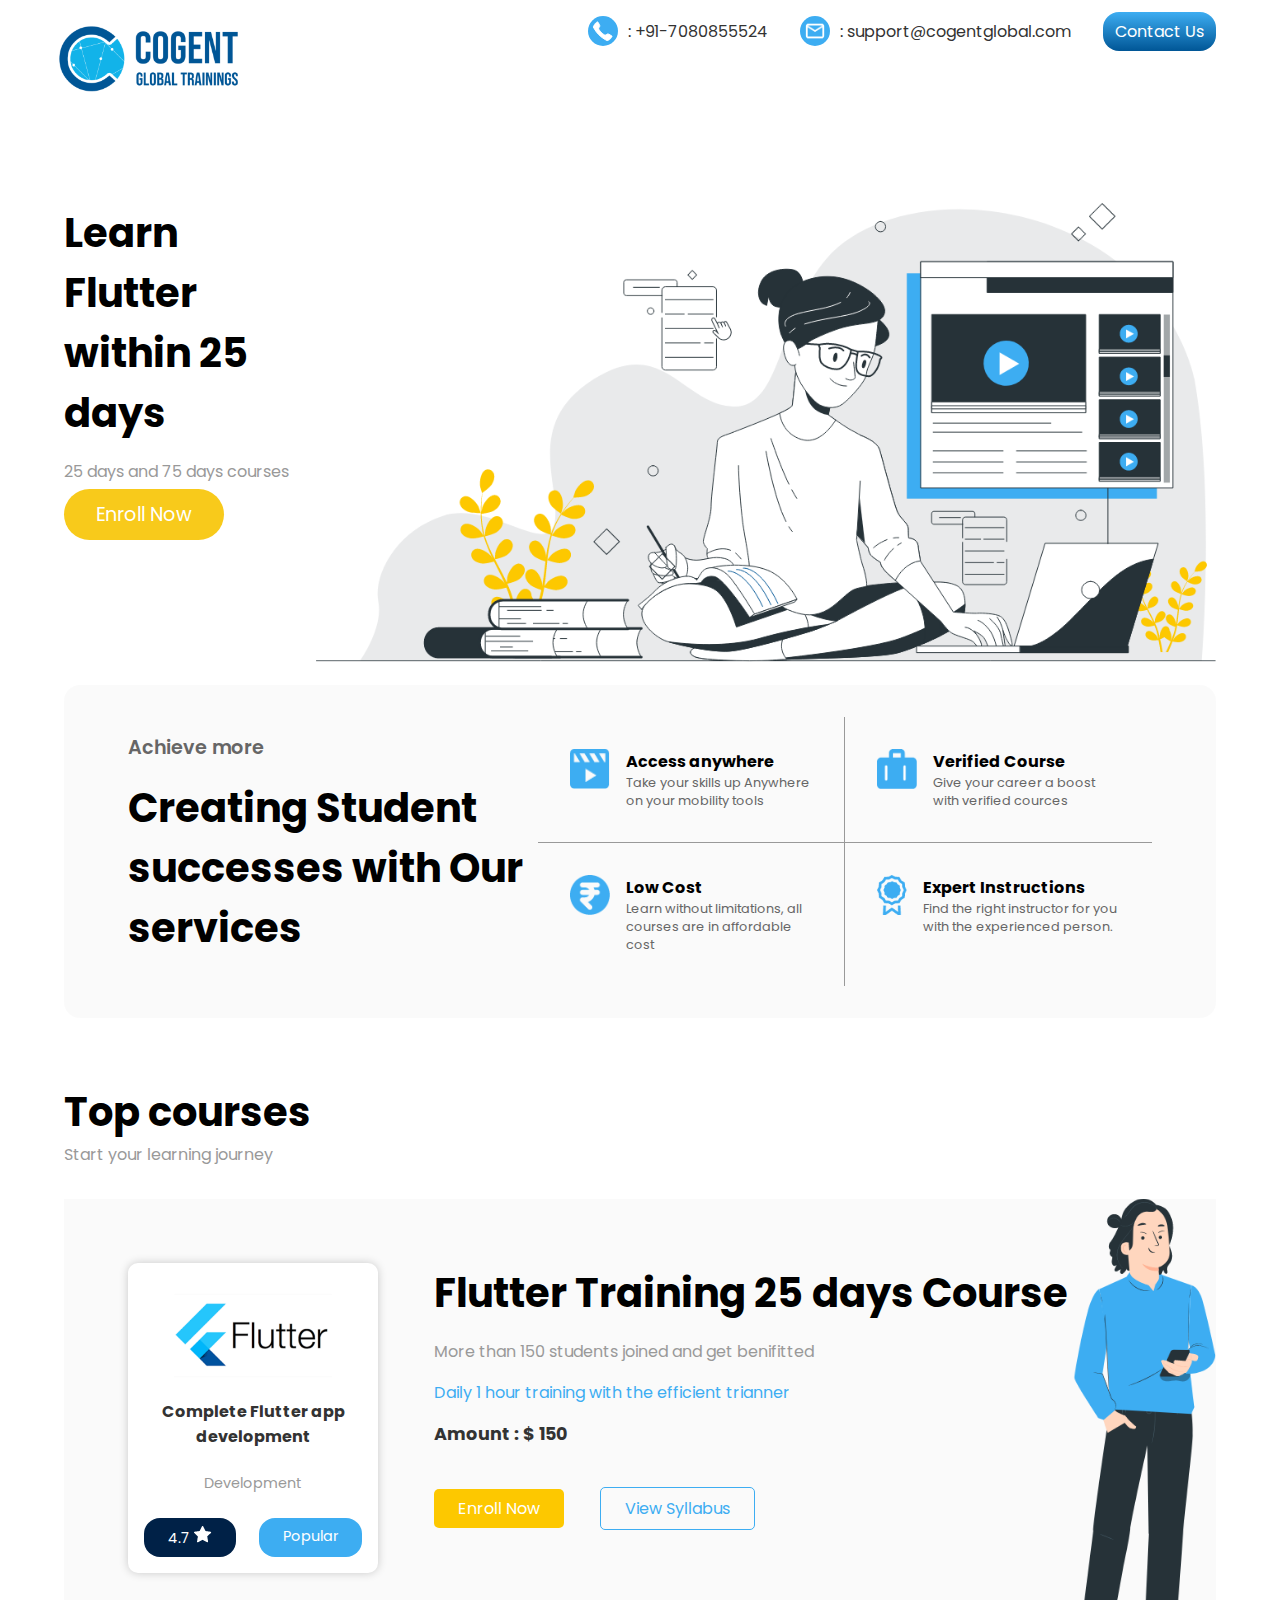
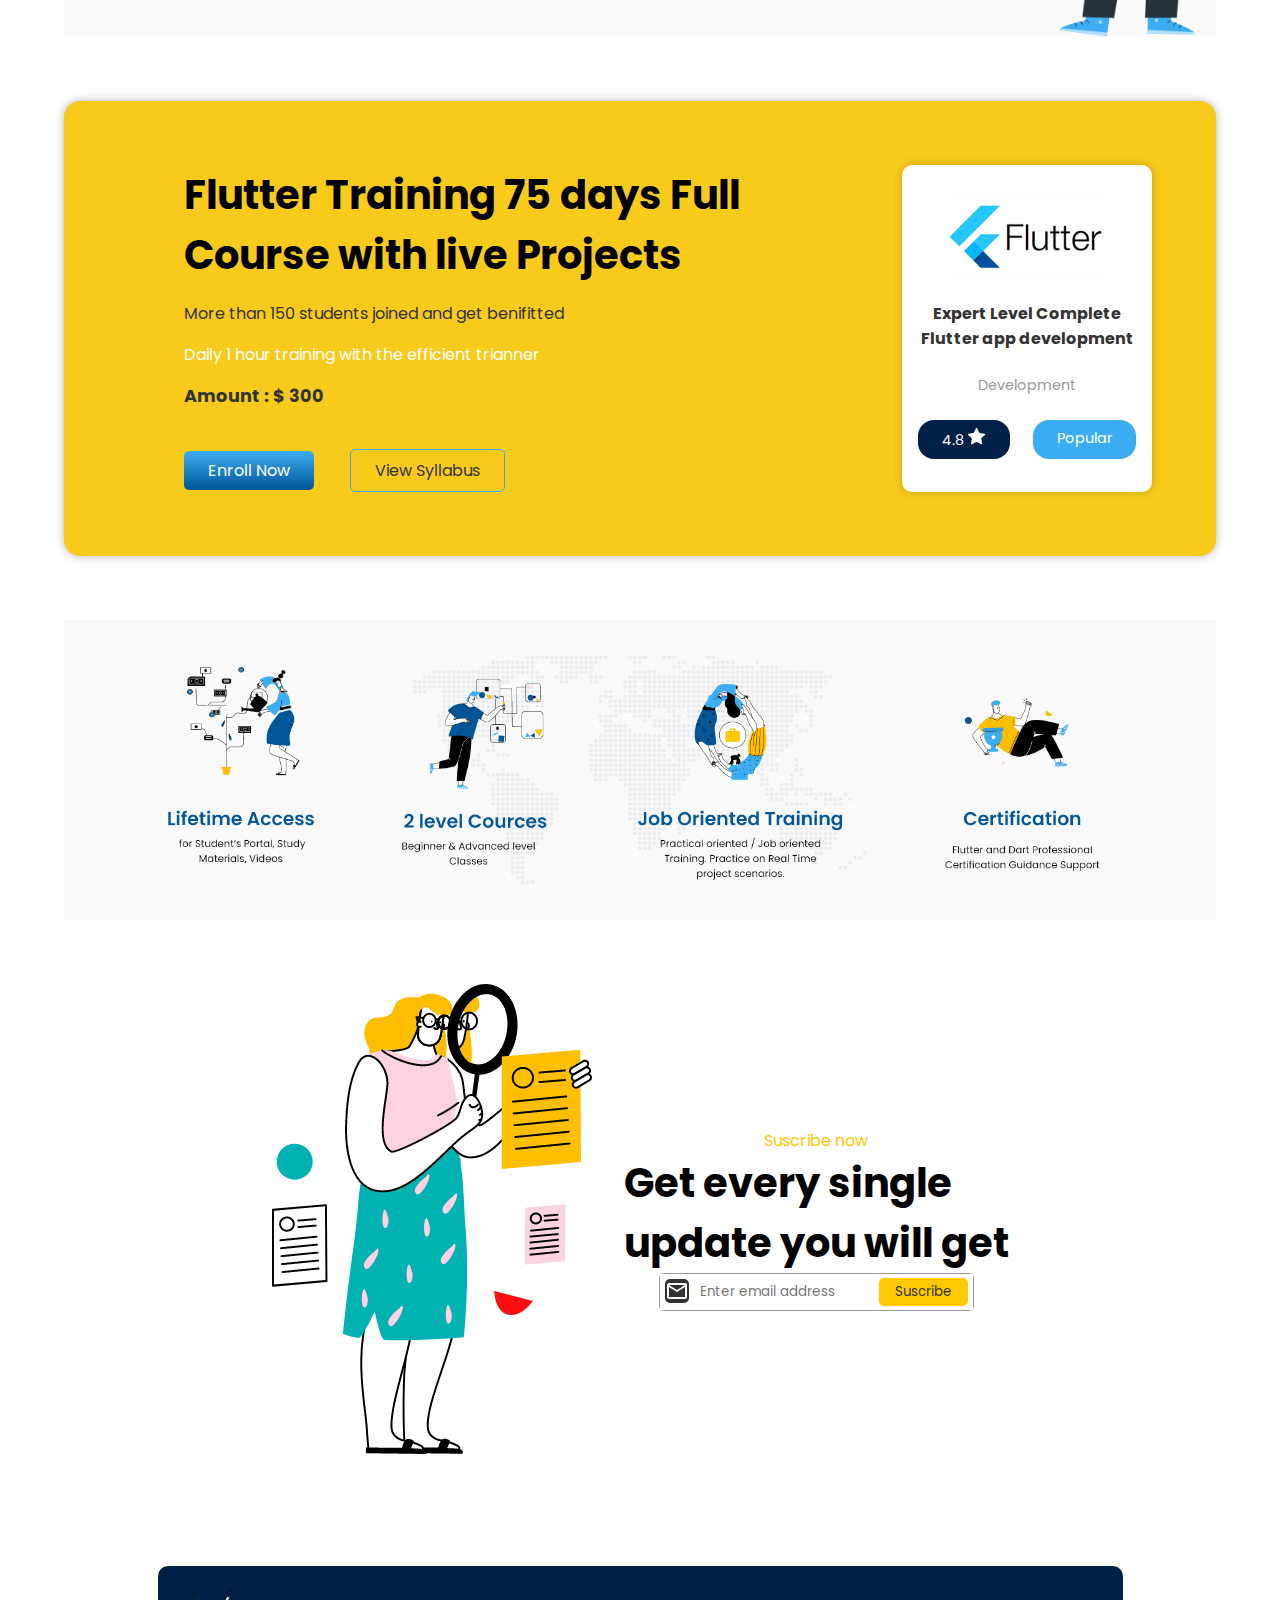
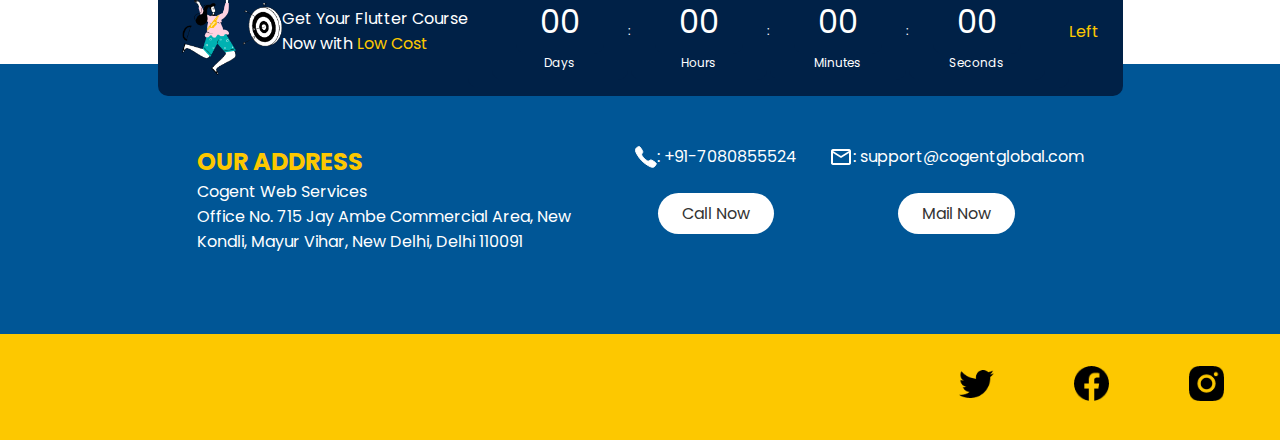
<file: edtech_site/index.html>
<!DOCTYPE html>
<html lang="en">
<head>
    <meta charset="UTF-8">
    <meta http-equiv="X-UA-Compatible" content="IE=edge">
    <meta name="viewport" content="width=device-width, initial-scale=1.0">
    <link rel="stylesheet" href="styles/styles.css">
    <title>Home - page</title>
</head>
<body>
    <nav>
        <div class="logo">
            <img src="assets/cgt@2x.png" alt="logo">
        </div>
        <div class="right">
            <ul>
                <li class="contact">
                    <img src="assets/Icon ionic-ios-call.png" alt="">
                    <a href="tel:+917080855524">: +91-7080855524</a>
                </li>
                <li class="contact">
                    <img src="assets/email-24px.png" alt="">
                    <a href="mailto:support@cogentglobal.com">: support@cogentglobal.com</a>
                    
                </li>
                <li>
                    <a href="" class="c_btn">Contact Us</a>
                </li>
            </ul>
        </div>
    </nav>

    <main>
        <div class="intro">
            <div class="text">
                <h1>
                    Learn Flutter within 25 days
                </h1>
                <p>25 days and 75 days courses</p>
                <a href="/enrollment.html">
                    Enroll Now
                </a>
            </div>
            <div class="landing_image">
                <img src="assets/banner (1).png" alt="">
            </div>
        </div>
        <div class="more_info">
            <div class="left">
                <p>Achieve more</p>
                <h1>
                    Creating Student successes with Our services
                </h1>
            </div>
            <div class="right">
                <ul>
                    <li>
                        <img src="assets/Multimedia.png" alt="">
                        <div class="ri">
                            <strong>Access anywhere</strong>
                            <p>Take your skills up Anywhere on your mobility tools</p>
                        </div>
                    </li>
                    <li>
                        <img src="assets/suticase.png" alt="">
                        <div class="ri">
                            <strong>Verified Course</strong>
                            <p>Give your career a boost with verified cources</p>
                        </div>
                    </li>
                    <li>
                        <img src="assets/Rupee.png" alt="">
                        <div class="ri">
                            <strong>Low Cost</strong>
                            <p>Learn without limitations, all courses are in affordable cost</p>
                        </div>
                    </li>
                    <li>
                        <img src="assets/badge.png" alt="">
                        <div class="ri">
                            <strong>Expert Instructions</strong>
                            <p>Find the right instructor for you with the experienced person.</p>
                        </div>
                    </li>
                </ul>
            </div>
        </div>

        <div class="top_courses">
            <h1>
                Top courses
            </h1>
            <p>
                Start your learning journey
            </p>
            <div class="tc_banner">
                <div class="card">
                    <img src="assets/1_TkNd1PwwwdBi9Z3kdG5Hng.png" alt="">
                    <p class="title">
                        Complete Flutter app development
                    </p>
                    <p class="category">
                        Development
                    </p>
                    <div class="bottom">
                        <div class="rating">
                            4.7
                            <img src="assets/star (1).png" alt="">
                        </div>
                        <div class="ranking">
                            Popular
                        </div>
                    </div>
                </div>
                <div class="right">
                    <h1>
                        Flutter Training 25 days Course
                    </h1>
                    <p>
                        More than 150 students joined and get benifitted
                    </p>
                    <p>
                        Daily 1 hour training with the efficient trianner
                    </p>
                    <p>
                        Amount : $ 150
                    </p>
                    <div class="buttons">
                        <a href="/enrollment.html" class="btn btn1">Enroll Now</a>
                        <a href="/syllabus.pdf" class="btn btn2">View Syllabus</a>
                    </div>
                </div>
            </div>
        </div>

        <div class="ad">
            <div class="tc_banner">
                <div class="card">
                    <img src="assets/1_TkNd1PwwwdBi9Z3kdG5Hng.png" alt="">
                    <p class="title">
                        Expert Level Complete Flutter app development
                    </p>
                    <p class="category">
                        Development
                    </p>
                    <div class="bottom">
                        <div class="rating">
                            4.8
                            <img src="assets/star (1).png" alt="">
                        </div>
                        <div class="ranking">
                            Popular
                        </div>
                    </div>
                </div>
                <div class="right">
                    <h1>
                        Flutter Training 75 days Full Course with live Projects
                    </h1>
                    <p>
                        More than 150 students joined and get benifitted
                    </p>
                    <p>
                        Daily 1 hour training with the efficient trianner
                    </p>
                    <p>
                        Amount : $ 300
                    </p>
                    <div class="buttons">
                        <a href="/enrollment.html" class="btn btn1">Enroll Now</a>
                        <a href="/syllabus.pdf" class="btn btn2">View Syllabus</a>
                    </div>
                </div>
            </div>
        </div>

        <div class="description">
        </div>

        <div class="suscription">
            <div class="content">
                <img src="assets/Recruiting.png" alt="">
                <div class="form_container">
                    <p>Suscribe now</p>
                    <h1>
                        Get every single <br> update you will get
                    </h1>
                    <div class="input">
                        <img src="assets/email-24px.png" alt="">
                        <input type="email" placeholder="Enter email address">
                        <button>
                            Suscribe
                        </button>
                    </div>
                </div>
            </div>
        </div>
    </main>
    <section class="offer">
        <div>
            <img src="assets/Success.png" alt="">
            <p>
                Get Your Flutter Course <br>
                Now with <span>Low Cost</span>
            </p>
            <div class="timer">
                <div class="st">
                    <div id="days">00</div>
                    Days
                </div>
                <span class="blinker">:</span>
                <div class="st">
                    <div id="hours">00</div>
                    Hours
                </div>
                <span class="blinker">:</span>
                <div class="st">
                    <div id="minutes">00</div>
                    Minutes
                </div>
                <span class="blinker">:</span>
                <div class="st">
                    <div id="seconds">00</div>
                    Seconds
                </div>
            </div>
            <p class="_left">Left</p>
        </div>
    </section>
    <footer>
        <div class="contact">
            <address>
                <h2>OUR ADDRESS</h2>
                <p>
                    Cogent Web Services <br>
                    Office No. 715 Jay Ambe Commercial Area, New <br>
                    Kondli, Mayur Vihar, New Delhi, Delhi 110091 
                </p>
            </address>
            <div class="contact_">
                <ul class="row">
                    <li>
                        <div class="__">
                            <img src="assets/Icon ionic-ios-call.png" alt="">
                            : +91-7080855524
                        </div>
                        <a href="tel:+91-7080855524">Call Now</a>
                    </li>
                    <li>
                        <div class="__">
                            <img src="assets/email-24px.png" alt="">
                            : support@cogentglobal.com
                        </div>
                        <a href="tel:+91-7080855524">Mail Now</a>
                    </li>
                </ul>
            </div>
        </div>
        <div class="sm_links">
            <ul>
                <li>
                    <img src="assets/Vector.png" alt="">
                </li>
                <li>
                    <img src="assets/Vector-1.png" alt="">
                </li>
                <li>
                    <img src="assets/Vector-2.png" alt="">
                </li>
            </ul>
        </div>
    </footer>
    
</body>

<script src="main.js"></script>
</html>
</file>
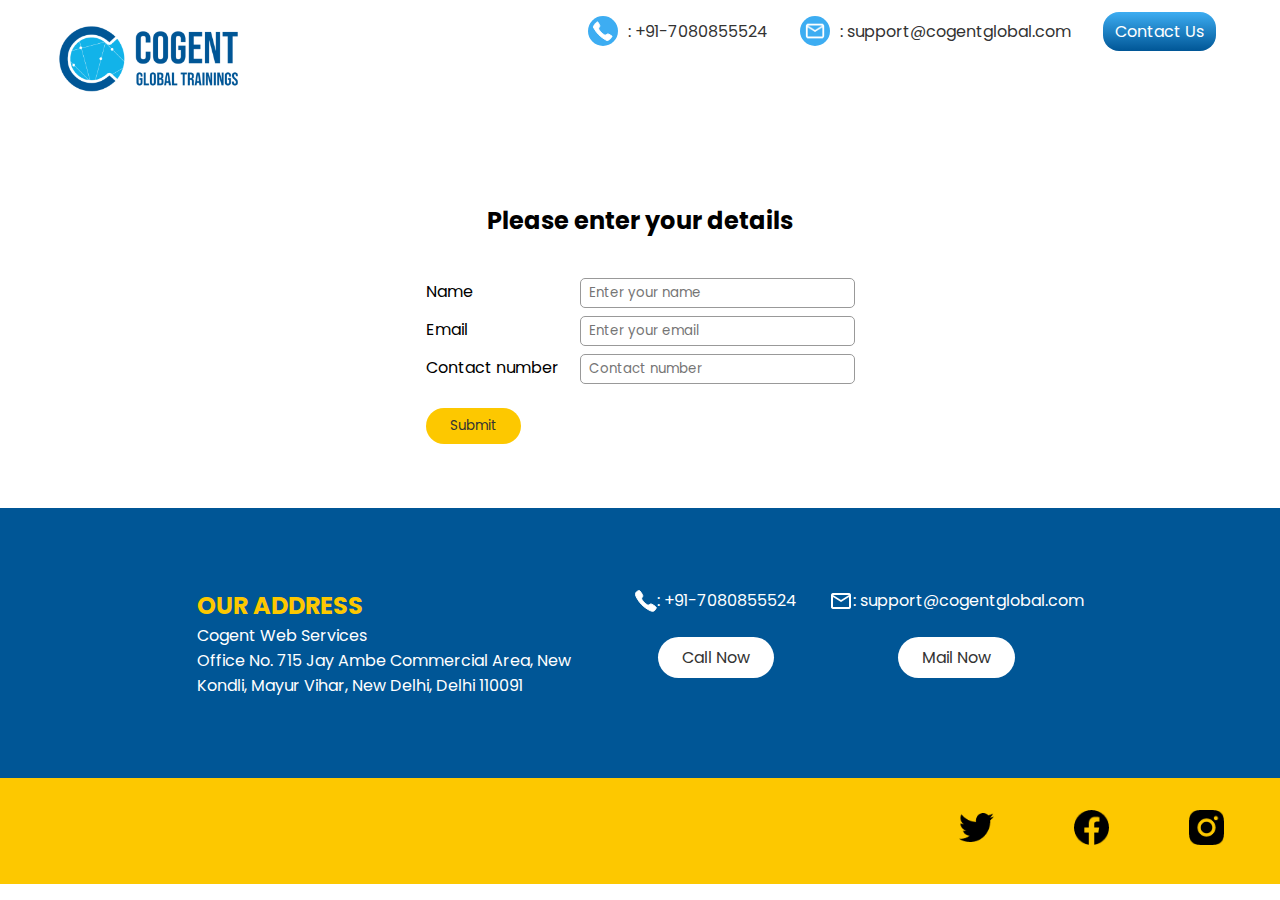
<file: edtech_site/enrollment.html>
<!DOCTYPE html>
<html lang="en">
<head>
    <meta charset="UTF-8">
    <meta http-equiv="X-UA-Compatible" content="IE=edge">
    <meta name="viewport" content="width=device-width, initial-scale=1.0">
    <link rel="stylesheet" href="styles/styles.css">
    <title>Enroll now</title>
</head>
<body>
    <nav>
        <div class="logo">
            <img src="assets/cgt@2x.png" alt="logo">
        </div>
        <div class="right">
            <ul>
                <li class="contact">
                    <img src="assets/Icon ionic-ios-call.png" alt="">
                    <a href="tel:+917080855524">: +91-7080855524</a>
                </li>
                <li class="contact">
                    <img src="assets/email-24px.png" alt="">
                    <a href="mailto:support@cogentglobal.com">: support@cogentglobal.com</a>
                    
                </li>
                <li>
                    <a href="" class="c_btn">Contact Us</a>
                </li>
            </ul>
        </div>
    </nav>
    <main>
        <div class="form_container">
            <h2>Please enter your details</h2>
            <form action="/submission.php" method="post">
                <div class="form_row">
                    <label for="name">Name</label>
                    <input type="text" placeholder="Enter your name" id="name" required minlength="3" name="name">
                </div>
                <div class="form_row">
                    <label for="email">Email</label>
                    <input type="text" placeholder="Enter your email" id="email" required name="email">
                </div>
                <div class="form_row">
                    <label for="mobile">Contact number</label>
                    <input type="tel" placeholder="Contact number" id="mobile" required name="mobile">
                </div>
                <button type="submit">Submit</button>
            </form>
        </div>

        <!-- <div class="success_msg">
            <h2>
                Success!!
            </h2>
            <p>
                We have received your details. Our team will contact you shortly.
            </p>
        </div> -->
    </main>

    <footer>
        <div class="contact">
            <address>
                <h2>OUR ADDRESS</h2>
                <p>
                    Cogent Web Services <br>
                    Office No. 715 Jay Ambe Commercial Area, New <br>
                    Kondli, Mayur Vihar, New Delhi, Delhi 110091 
                </p>
            </address>
            <div class="contact_">
                <ul class="row">
                    <li>
                        <div class="__">
                            <img src="assets/Icon ionic-ios-call.png" alt="">
                            : +91-7080855524
                        </div>
                        <a href="tel:+91-7080855524">Call Now</a>
                    </li>
                    <li>
                        <div class="__">
                            <img src="assets/email-24px.png" alt="">
                            : support@cogentglobal.com
                        </div>
                        <a href="tel:+91-7080855524">Mail Now</a>
                    </li>
                </ul>
            </div>
        </div>
        <div class="sm_links">
            <ul>
                <li>
                    <img src="assets/Vector.png" alt="">
                </li>
                <li>
                    <img src="assets/Vector-1.png" alt="">
                </li>
                <li>
                    <img src="assets/Vector-2.png" alt="">
                </li>
            </ul>
        </div>
    </footer>
    
</body>
</html>
</file>
<file: edtech_site/styles/styles.css>
@charset "UTF-8";
@import url("https://fonts.googleapis.com/css2?family=Poppins:wght@200;300;400;500;600;700&display=swap");
* {
  margin: 0;
  padding: 0;
  -webkit-box-sizing: border-box;
          box-sizing: border-box;
  font-family: 'Poppins', sans-serif;
}

ul {
  list-style: none;
}

a {
  text-decoration: none;
}

h1 {
  font-size: 2.5rem;
}

nav {
  display: -webkit-box;
  display: -ms-flexbox;
  display: flex;
  -webkit-box-pack: justify;
      -ms-flex-pack: justify;
          justify-content: space-between;
  padding: 1rem 3rem;
}

nav .logo img {
  max-width: 200px;
}

nav .right ul {
  display: -webkit-box;
  display: -ms-flexbox;
  display: flex;
  -webkit-box-align: center;
      -ms-flex-align: center;
          align-items: center;
}

nav .right ul li {
  padding: 0 1rem;
}

nav .right .contact {
  display: -webkit-box;
  display: -ms-flexbox;
  display: flex;
  -webkit-box-align: center;
      -ms-flex-align: center;
          align-items: center;
  -webkit-box-pack: center;
      -ms-flex-pack: center;
          justify-content: center;
}

nav .right .contact img {
  max-width: 30px;
  background: #3dadf2;
  padding: 0.25rem;
  border-radius: 50%;
  margin-right: 10px;
}

nav .right a {
  color: #333;
}

nav .right a.c_btn {
  color: #fff;
  border-radius: 1rem;
  padding: 0.5rem 0.75rem;
  background: -webkit-gradient(linear, left top, left bottom, from(#3dadf2), to(#005696));
  background: linear-gradient(to bottom, #3dadf2, #005696);
}

main {
  padding: 4rem;
}

main .intro {
  display: -webkit-box;
  display: -ms-flexbox;
  display: flex;
  -webkit-box-pack: justify;
      -ms-flex-pack: justify;
          justify-content: space-between;
}

main .intro .text p {
  color: #999;
  margin: 1rem 0;
}

main .intro .text a {
  margin-top: 1.5rem;
  color: #fff;
  background: #f8ca1b;
  font-size: 1.2rem;
  border-radius: 2rem;
  padding: 0.75rem 2rem;
  cursor: pointer;
}

main .intro .landing_image img {
  max-width: 900px;
}

main .more_info {
  margin-top: 1rem;
  display: -webkit-box;
  display: -ms-flexbox;
  display: flex;
  background: rgba(238, 238, 238, 0.3);
  border-radius: 1rem;
  padding: 2rem 4rem;
}

main .more_info .left {
  -webkit-box-flex: 1;
      -ms-flex: 1;
          flex: 1;
}

main .more_info .left p {
  margin: 1rem 0;
  font-size: 1.2rem;
  font-weight: 600;
  color: #666;
}

main .more_info .right {
  -webkit-box-flex: 1.5;
      -ms-flex: 1.5;
          flex: 1.5;
}

main .more_info .right ul {
  display: -ms-grid;
  display: grid;
  -ms-grid-columns: (1fr)[2];
      grid-template-columns: repeat(2, 1fr);
}

main .more_info .right ul li {
  padding: 2rem;
  display: -webkit-box;
  display: -ms-flexbox;
  display: flex;
}

main .more_info .right ul li img {
  margin-right: 1rem;
  height: 40px;
  width: 40px;
}

main .more_info .right ul li:nth-child(1) {
  border-right: 1px solid #999;
  border-bottom: 1px solid #999;
}

main .more_info .right ul li:nth-child(2) {
  border-bottom: 1px solid #999;
}

main .more_info .right ul li:nth-child(3) {
  border-right: 1px solid #999;
}

main .more_info .right ul .ri p {
  color: #666;
  font-size: 0.8rem;
}

main .top_courses,
main .ad {
  margin-top: 4rem;
}

main .top_courses p,
main .ad p {
  color: #999;
}

main .top_courses .tc_banner,
main .ad .tc_banner {
  margin-top: 2rem;
  display: -webkit-box;
  display: -ms-flexbox;
  display: flex;
  background: rgba(238, 238, 238, 0.3);
  padding: 4rem;
  background-image: url("../assets/freepik--Character--inject-62.png");
  background-repeat: no-repeat;
  background-position: right bottom;
  background-size: contain;
}

main .top_courses .tc_banner .right,
main .ad .tc_banner .right {
  margin-left: 3.5rem;
}

main .top_courses .tc_banner .right p,
main .ad .tc_banner .right p {
  margin: 1rem 0;
}

main .top_courses .tc_banner .right p:nth-child(3),
main .ad .tc_banner .right p:nth-child(3) {
  color: #3dadf2;
}

main .top_courses .tc_banner .right p:nth-child(4),
main .ad .tc_banner .right p:nth-child(4) {
  color: #333;
  font-size: 1.1rem;
  font-weight: 700;
}

main .top_courses .tc_banner .right .buttons,
main .ad .tc_banner .right .buttons {
  margin-top: 2.5rem;
}

main .top_courses .tc_banner .right .buttons .btn,
main .ad .tc_banner .right .buttons .btn {
  padding: 0.5rem 1.5rem;
  border-radius: 5px;
}

main .top_courses .tc_banner .right .buttons .btn1,
main .ad .tc_banner .right .buttons .btn1 {
  background: #fdc800;
  color: #fff;
}

main .top_courses .tc_banner .right .buttons .btn2,
main .ad .tc_banner .right .buttons .btn2 {
  border: 1px solid #3dadf2;
  color: #3dadf2;
  display: inline-block;
  margin-left: 2rem;
}

main .top_courses .card,
main .ad .card {
  background: #fff;
  max-width: 250px;
  -webkit-box-shadow: 0px 0px 10px rgba(0, 0, 0, 0.2);
          box-shadow: 0px 0px 10px rgba(0, 0, 0, 0.2);
  padding: 1rem;
  border-radius: 10px;
  text-align: center;
}

main .top_courses .card img,
main .ad .card img {
  max-width: 200px;
}

main .top_courses .card .title,
main .ad .card .title {
  color: #333;
  font-weight: 700;
}

main .top_courses .card .category,
main .ad .card .category {
  font-size: 0.9rem;
  margin: 1.5rem 0;
}

main .top_courses .card .bottom,
main .ad .card .bottom {
  display: -webkit-box;
  display: -ms-flexbox;
  display: flex;
  -webkit-box-pack: justify;
      -ms-flex-pack: justify;
          justify-content: space-between;
  font-size: 0.9rem;
}

main .top_courses .card .bottom .rating,
main .ad .card .bottom .rating {
  background: #002147;
  color: #fff;
  padding: 0.5rem 1.5rem;
  border-radius: 1rem;
}

main .top_courses .card .bottom .ranking,
main .ad .card .bottom .ranking {
  background: #3dadf2;
  color: #fff;
  padding: 0.5rem 1.5rem;
  border-radius: 1rem;
}

main .ad .tc_banner {
  background: #f8ca1b;
  -webkit-box-orient: horizontal;
  -webkit-box-direction: reverse;
      -ms-flex-direction: row-reverse;
          flex-direction: row-reverse;
  background-image: none;
  border-radius: 1rem;
  -webkit-box-shadow: 0px 0px 10px rgba(0, 0, 0, 0.3);
          box-shadow: 0px 0px 10px rgba(0, 0, 0, 0.3);
}

main .ad .tc_banner .right p:nth-child(2) {
  color: #333;
}

main .ad .tc_banner .right p:nth-child(3) {
  color: #fff;
}

main .ad .tc_banner .right .buttons .btn1 {
  background: -webkit-gradient(linear, left top, left bottom, from(#3dadf2), to(#005696));
  background: linear-gradient(to bottom, #3dadf2, #005696);
  color: #fff;
}

main .ad .tc_banner .right .buttons .btn2 {
  color: #333;
}

main .ad .card {
  margin-left: 3.5rem;
}

main .description {
  margin: 4rem 0;
  width: 100%;
  height: 300px;
  background-image: url("../assets/Component 23 – 2.png");
  background-position: center;
  background-repeat: no-repeat;
  background-size: cover;
}

main .suscription {
  display: -webkit-box;
  display: -ms-flexbox;
  display: flex;
  -webkit-box-align: center;
      -ms-flex-align: center;
          align-items: center;
  -webkit-box-pack: center;
      -ms-flex-pack: center;
          justify-content: center;
  margin: 1rem;
}

main .suscription .content {
  display: -webkit-box;
  display: -ms-flexbox;
  display: flex;
  -webkit-box-align: center;
      -ms-flex-align: center;
          align-items: center;
}

main .suscription .content img {
  margin-right: 2rem;
}

main .suscription .content .form_container p {
  color: #fdc800;
}

main .suscription .content .input {
  position: relative;
  border: 1px solid #999;
  border-radius: 5px;
}

main .suscription .content .input img {
  background: #333;
  position: absolute;
  top: 5px;
  left: 5px;
  border-radius: 5px;
}

main .suscription .content .input input {
  outline: none;
  padding: 0.5rem 1rem;
  padding-left: 2.5rem;
  border: none;
  width: 100%;
  min-width: 300px;
}

main .suscription .content .input button {
  position: absolute;
  right: 5px;
  top: 4px;
  outline: none;
  border: none;
  padding: 0.25rem 1rem;
  color: #333;
  background: #fdc800;
  border-radius: 5px;
}

main .form_container {
  display: -webkit-box;
  display: -ms-flexbox;
  display: flex;
  -webkit-box-orient: vertical;
  -webkit-box-direction: normal;
      -ms-flex-direction: column;
          flex-direction: column;
  -webkit-box-align: center;
      -ms-flex-align: center;
          align-items: center;
}

main .form_container form {
  margin-top: 2rem;
}

main .form_container form .form_row {
  margin: 0.5rem 0;
}

main .form_container form .form_row label {
  display: inline-block;
  width: 150px;
}

main .form_container form .form_row input {
  min-width: 200px;
  border: none;
  outline: none;
  border: 1px solid #999;
  padding: 0.25rem 0.5rem;
  border-radius: 5px;
  -webkit-transition: 0.2s ease;
  transition: 0.2s ease;
}

main .form_container form .form_row input:focus {
  border: 1px solid #fdc800;
  -webkit-box-shadow: 0px 0px 3px #fdc800;
          box-shadow: 0px 0px 3px #fdc800;
}

main .form_container form button {
  margin-top: 1rem;
  border: none;
  outline: none;
  background: #fdc800;
  color: #333;
  padding: 0.5rem 1.5rem;
  border-radius: 1.5rem;
}

main .success_msg {
  background: #fdc800;
  border-radius: 10px;
  -webkit-box-shadow: 0px 0px 5px rgba(0, 0, 0, 0.2);
          box-shadow: 0px 0px 5px rgba(0, 0, 0, 0.2);
  width: -webkit-max-content;
  width: -moz-max-content;
  width: max-content;
  padding: 2rem;
}

.offer {
  position: relative;
  top: 2rem;
  z-index: 2;
  display: -webkit-box;
  display: -ms-flexbox;
  display: flex;
  -webkit-box-pack: center;
      -ms-flex-pack: center;
          justify-content: center;
}

.offer div {
  background: #002147;
  display: -webkit-inline-box;
  display: -ms-inline-flexbox;
  display: inline-flex;
  -webkit-box-align: center;
      -ms-flex-align: center;
          align-items: center;
  padding: 0.5rem 1.5rem;
  color: #fff;
  border-radius: 10px;
}

.offer div .timer {
  font-size: 0.75rem;
}

.offer div .timer .st {
  display: -webkit-box;
  display: -ms-flexbox;
  display: flex;
  -webkit-box-orient: vertical;
  -webkit-box-direction: normal;
      -ms-flex-direction: column;
          flex-direction: column;
}

.offer div .timer #hours,
.offer div .timer #minutes,
.offer div .timer #days,
.offer div .timer #seconds {
  font-size: 2rem;
}

.offer img {
  max-width: 100px;
}

.offer p span {
  color: #fdc800;
}

.offer p._left {
  color: #fdc800;
}

footer .contact {
  background: #005696;
  color: #fff;
  display: -webkit-box;
  display: -ms-flexbox;
  display: flex;
  -webkit-box-pack: center;
      -ms-flex-pack: center;
          justify-content: center;
  padding: 5rem 0;
}

footer .contact address {
  font-style: normal;
}

footer .contact address h2 {
  color: #fdc800;
}

footer .contact .row {
  margin-left: 4rem;
  display: -webkit-box;
  display: -ms-flexbox;
  display: flex;
}

footer .contact .row li {
  text-align: center;
}

footer .contact .row li:nth-child(1) {
  margin-right: 2rem;
}

footer .contact .row li .__ {
  display: -webkit-box;
  display: -ms-flexbox;
  display: flex;
  -webkit-box-align: center;
      -ms-flex-align: center;
          align-items: center;
}

footer .contact .row li a {
  display: inline-block;
  margin-top: 1.5rem;
  background: #fff;
  padding: 0.5rem 1.5rem;
  border-radius: 1.5rem;
  color: #333;
}

footer .sm_links {
  background: #fdc800;
  padding: 1rem;
}

footer .sm_links ul {
  display: -webkit-box;
  display: -ms-flexbox;
  display: flex;
  -webkit-box-pack: end;
      -ms-flex-pack: end;
          justify-content: flex-end;
  -webkit-box-align: center;
      -ms-flex-align: center;
          align-items: center;
}

footer .sm_links ul li {
  margin: 1rem 2.5rem;
}

footer .sm_links ul li img {
  max-width: 35px;
}

@media only screen and (max-width: 600px) {
  nav {
    -webkit-box-orient: vertical;
    -webkit-box-direction: normal;
        -ms-flex-direction: column;
            flex-direction: column;
  }
  nav .right ul {
    -webkit-box-orient: vertical;
    -webkit-box-direction: normal;
        -ms-flex-direction: column;
            flex-direction: column;
    -webkit-box-align: start;
        -ms-flex-align: start;
            align-items: flex-start;
  }
  nav .right ul li {
    padding: 1rem;
  }
  main {
    padding: 1rem;
  }
  main .intro {
    -webkit-box-orient: vertical;
    -webkit-box-direction: reverse;
        -ms-flex-direction: column-reverse;
            flex-direction: column-reverse;
  }
  main .intro .text {
    margin-top: 3rem;
  }
  main .intro .landing_image img {
    max-width: calc(100vw - 4rem);
  }
  main .more_info {
    -webkit-box-orient: vertical;
    -webkit-box-direction: normal;
        -ms-flex-direction: column;
            flex-direction: column;
    margin-top: 2rem;
  }
  main .more_info .right ul {
    display: block;
  }
  main .more_info .right ul li:nth-child(1), main .more_info .right ul li:nth-child(2), main .more_info .right ul li:nth-child(3) {
    border: none;
  }
  main .more_info .right ul li:not(:last-child) {
    border-bottom: 1px solid #999;
  }
  main .top_courses .tc_banner,
  main .ad .tc_banner {
    -webkit-box-orient: vertical;
    -webkit-box-direction: normal;
        -ms-flex-direction: column;
            flex-direction: column;
    -webkit-box-align: center;
        -ms-flex-align: center;
            align-items: center;
    padding: 3rem 2rem;
    background-size: 120px 300px;
  }
  main .top_courses .tc_banner .right,
  main .ad .tc_banner .right {
    margin-left: 0;
    margin-top: 2rem;
  }
  main .top_courses .tc_banner .right .buttons,
  main .ad .tc_banner .right .buttons {
    display: -webkit-box;
    display: -ms-flexbox;
    display: flex;
    -webkit-box-orient: vertical;
    -webkit-box-direction: normal;
        -ms-flex-direction: column;
            flex-direction: column;
    text-align: center;
  }
  main .top_courses .tc_banner .right .buttons .btn1,
  main .top_courses .tc_banner .right .buttons .btn2,
  main .ad .tc_banner .right .buttons .btn1,
  main .ad .tc_banner .right .buttons .btn2 {
    width: 170px;
  }
  main .top_courses .tc_banner .right .buttons .btn2,
  main .ad .tc_banner .right .buttons .btn2 {
    margin-left: 0;
    margin-top: 1rem;
  }
  main .ad .tc_banner {
    -webkit-box-orient: vertical;
    -webkit-box-direction: reverse;
        -ms-flex-direction: column-reverse;
            flex-direction: column-reverse;
  }
  main .ad .tc_banner .right {
    margin-top: 0;
  }
  main .ad .tc_banner .card {
    margin-top: 2rem;
  }
  main .description {
    background-image: url("../assets/Group 7004.png");
    background-size: contain;
    height: 1550px;
  }
  main .suscription .content {
    -webkit-box-orient: vertical;
    -webkit-box-direction: reverse;
        -ms-flex-direction: column-reverse;
            flex-direction: column-reverse;
  }
  main .suscription .content img {
    margin-top: 2rem;
  }
  main .suscription .content .input {
    margin: 1rem 0;
  }
  main .suscription .content .input img {
    top: -27px;
  }
  .offer div {
    -webkit-box-orient: vertical;
    -webkit-box-direction: normal;
        -ms-flex-direction: column;
            flex-direction: column;
    padding: 0.75rem;
  }
  .offer div .timer {
    display: -webkit-box;
    display: -ms-flexbox;
    display: flex;
    -webkit-box-orient: horizontal;
    -webkit-box-direction: normal;
        -ms-flex-direction: row;
            flex-direction: row;
  }
  footer .contact {
    -webkit-box-orient: vertical;
    -webkit-box-direction: normal;
        -ms-flex-direction: column;
            flex-direction: column;
    padding: 5rem 1rem;
  }
  footer .contact .row {
    -webkit-box-orient: vertical;
    -webkit-box-direction: normal;
        -ms-flex-direction: column;
            flex-direction: column;
    margin-left: 0;
    margin-top: 1rem;
  }
  footer .contact .row li {
    text-align: left;
    margin-top: 1rem;
  }
  footer .contact .row li a {
    margin-top: 0.5rem;
  }
}
/*# sourceMappingURL=styles.css.map */
</file>
